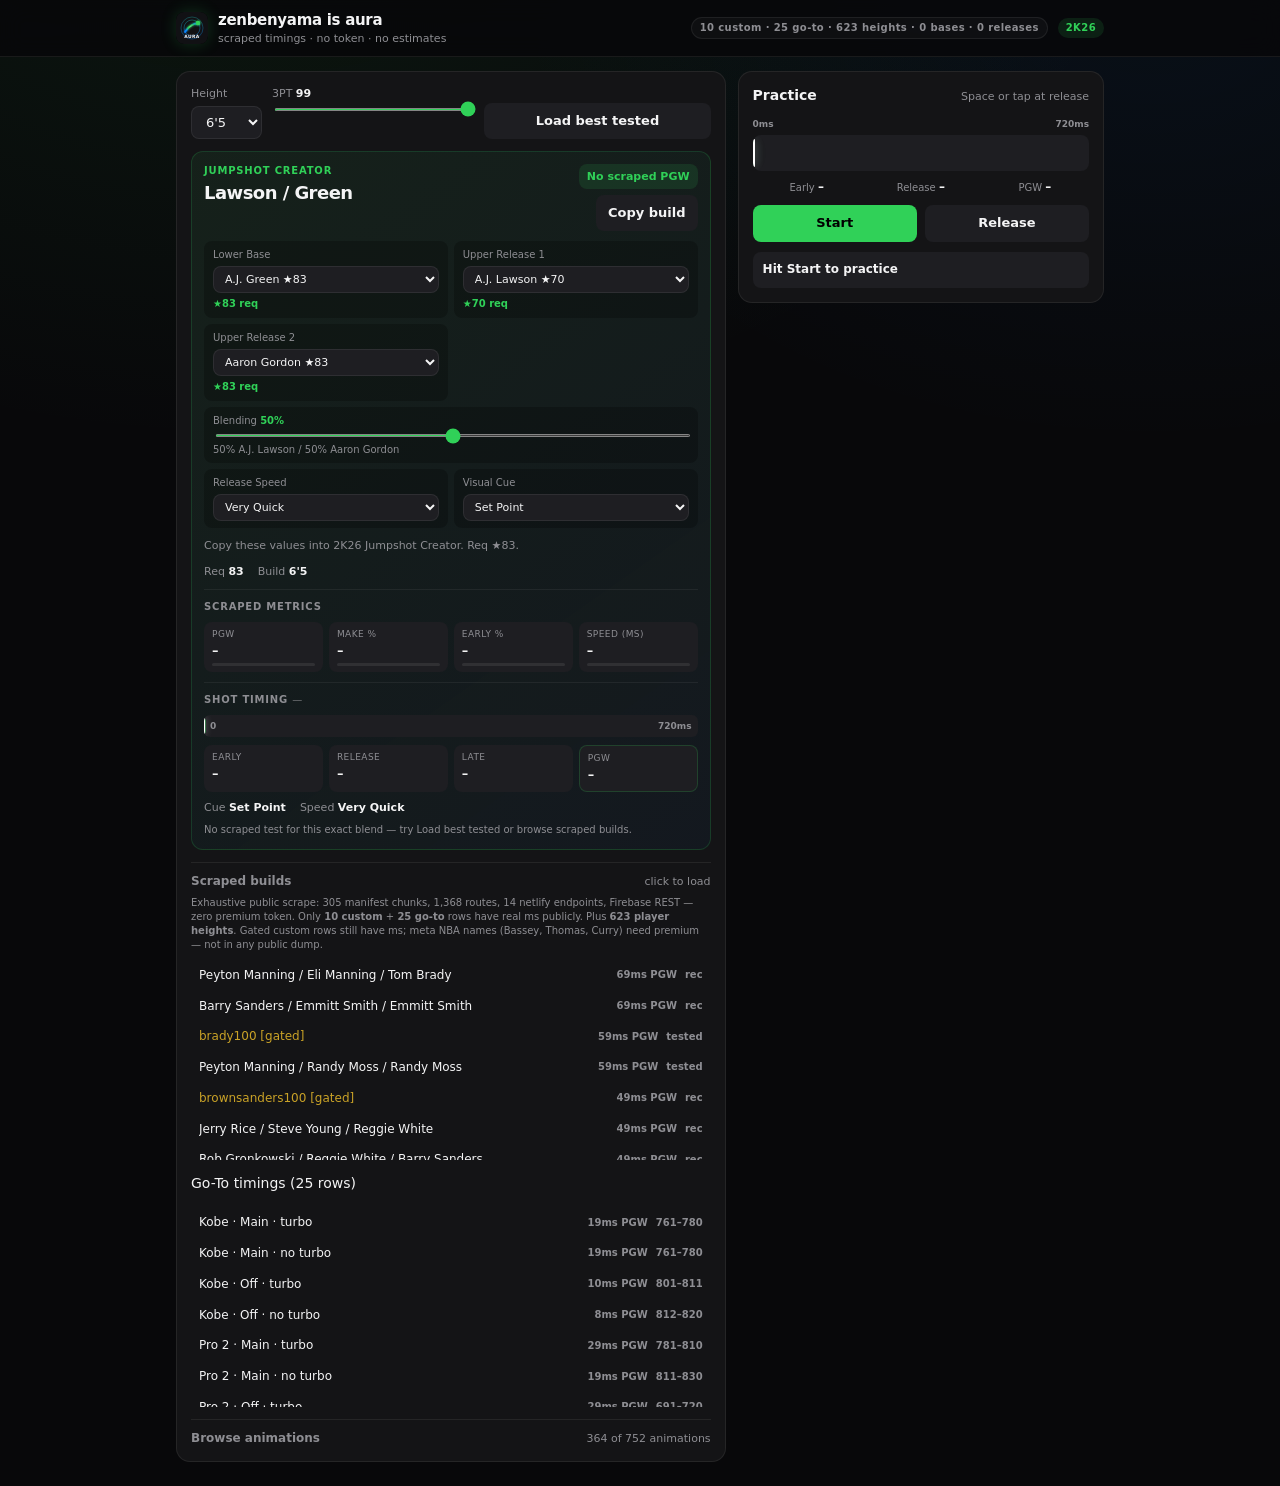
<file: index.html>
<!DOCTYPE html>
<html lang="en">
<head>
<meta charset="UTF-8" />
<meta name="viewport" content="width=device-width, initial-scale=1.0" />
<title>zenbenyama is aura</title>
<link rel="icon" href="icon.svg" type="image/svg+xml" />
<link rel="apple-touch-icon" href="icon.svg" />
<link rel="stylesheet" href="styles.css" />
</head>
<body>
<div class="app">
  <header class="header">
    <div class="header-inner">
      <img class="brand-icon" src="icon.svg" width="32" height="32" alt="" />
      <div class="brand-text">
        <h1 class="title">zenbenyama is aura</h1>
        <p class="tagline">scraped timings · no token · no estimates</p>
      </div>
      <span class="chip chip-scraped" id="scrapedBadge">–</span>
      <span class="chip chip-aura">2K26</span>
    </div>
  </header>

  <main class="layout">
    <section class="panel panel-hero">
      <div class="toolbar">
        <label class="ctl">
          <span>Height</span>
          <select id="heightFilter"></select>
        </label>
        <label class="ctl ctl-grow">
          <span>3PT <b id="ratingVal">99</b></span>
          <input type="range" id="ratingFilter" min="38" max="99" value="99" />
        </label>
        <button type="button" class="btn btn-ghost btn-compact" id="loadBestBtn" title="Load best scraped build for your height and 3PT">Load best tested</button>
      </div>

      <div class="hero" id="hero">
        <div class="hero-top">
          <div>
            <p class="eyebrow">Jumpshot Creator</p>
            <h2 id="recommendName">–</h2>
          </div>
          <div class="hero-actions">
            <div class="gw-badge" id="recommendGw">–</div>
            <button type="button" class="btn btn-ghost btn-compact" id="copyBuildBtn">Copy build</button>
          </div>
        </div>

        <div class="creator-grid">
          <label class="creator-cell">
            <span class="creator-label">Lower Base</span>
            <select id="pickBase"></select>
            <span class="part-req" id="rateBase">–</span>
          </label>
          <label class="creator-cell">
            <span class="creator-label">Upper Release 1</span>
            <select id="pickR1"></select>
            <span class="part-req" id="rateR1">–</span>
          </label>
          <label class="creator-cell">
            <span class="creator-label">Upper Release 2</span>
            <select id="pickR2"></select>
            <span class="part-req" id="rateR2">–</span>
          </label>
          <div class="creator-cell creator-blend">
            <span class="creator-label">Blending <b id="blendVal">–</b></span>
            <input type="range" id="pickBlend" min="0" max="100" value="50" />
            <span class="blend-hint" id="blendHint">–</span>
          </div>
          <label class="creator-cell">
            <span class="creator-label">Release Speed</span>
            <select id="pickSpeed"></select>
          </label>
          <label class="creator-cell">
            <span class="creator-label">Visual Cue</span>
            <select id="pickCue"></select>
          </label>
        </div>

        <p class="hero-note" id="recommendNote"></p>

        <div class="meta-row">
          <span>Req <b id="selRating">–</b></span>
          <span>Build <b id="selHeight">–</b></span>
        </div>

        <div class="detail-block">
          <h3 class="detail-title">Scraped Metrics</h3>
          <div class="stat-pills" id="statPills">
            <div class="pill" id="gradeHeight">
              <span>PGW</span>
              <div class="grade-row">
                <b class="grade-letter">–</b>
              </div>
              <div class="grade-bar"><div class="grade-bar-fill"></div></div>
            </div>
            <div class="pill" id="gradeImmunity">
              <span>Make %</span>
              <div class="grade-row">
                <b class="grade-letter">–</b>
              </div>
              <div class="grade-bar"><div class="grade-bar-fill"></div></div>
            </div>
            <div class="pill" id="gradeStability">
              <span>Early %</span>
              <div class="grade-row">
                <b class="grade-letter">–</b>
              </div>
              <div class="grade-bar"><div class="grade-bar-fill"></div></div>
            </div>
            <div class="pill" id="gradeSpeed">
              <span>Speed (ms)</span>
              <div class="grade-row">
                <b class="grade-letter">–</b>
              </div>
              <div class="grade-bar"><div class="grade-bar-fill"></div></div>
            </div>
          </div>
        </div>

        <div class="detail-block timing-detail">
          <h3 class="detail-title">Shot Timing <span class="detail-sub timing-source" id="timingSource">—</span></h3>
          <div class="shot-timeline" id="shotTimeline" aria-hidden="true">
            <div class="shot-timeline-track">
              <span class="tl-tick tl-tick-start">0</span>
              <span class="tl-tick tl-tick-end" id="tlTickEnd">720ms</span>
              <div class="shot-timeline-zone" id="heroTimelineZone"></div>
              <div class="shot-timeline-mark" id="heroTimelineMark"></div>
            </div>
          </div>
          <div class="timing-lab-grid">
            <div class="timing-cell">
              <span>Early</span>
              <b id="heroEarly">–</b>
            </div>
            <div class="timing-cell timing-cell-release">
              <span>Release</span>
              <b id="heroRelease">–</b>
            </div>
            <div class="timing-cell">
              <span>Late</span>
              <b id="heroLate">–</b>
            </div>
            <div class="timing-cell timing-cell-pgw">
              <span>PGW</span>
              <b id="heroWindow">–</b>
            </div>
          </div>
          <div class="timing-meta">
            <span>Cue <b id="heroCue">–</b></span>
            <span>Speed <b id="heroSpeed">–</b></span>
          </div>
          <p class="timing-note" id="timingNote">Adjust parts above — stats and timing update live.</p>
        </div>
      </div>

      <details class="browse scraped-browse" open>
        <summary>Scraped builds <span class="meta">click to load</span></summary>
        <p class="scraped-help">Exhaustive public scrape: 305 manifest chunks, 1,368 routes, 14 netlify endpoints, Firebase REST — zero premium token. Only <strong>10 custom</strong> + <strong>25 go-to</strong> rows have real ms publicly. Plus <strong>623 player heights</strong>. Gated custom rows still have ms; meta NBA names (Bassey, Thomas, Curry) need premium — not in any public dump.</p>
        <ul class="list scraped-list" id="scrapedBuilds"></ul>
        <p class="scraped-subhead">Go-To timings (25 rows)</p>
        <ul class="list scraped-list scraped-goto-list" id="scrapedGoTo"></ul>
      </details>

      <details class="browse">
        <summary>Browse animations <span class="meta" id="count">–</span></summary>
        <div class="assign-row">
          <span>Click jump shot to set:</span>
          <label class="assign-opt"><input type="radio" name="assignPart" value="base" checked /> Base</label>
          <label class="assign-opt"><input type="radio" name="assignPart" value="r1" /> Release 1</label>
          <label class="assign-opt"><input type="radio" name="assignPart" value="r2" /> Release 2</label>
        </div>
        <div class="browse-filters">
          <select id="typeFilter"><option value="all">All types</option></select>
          <div class="search">
            <input type="text" id="search" placeholder="Search..." autocomplete="off" />
            <button type="button" class="search-clear" id="searchClear" aria-label="Clear" hidden>&times;</button>
          </div>
        </div>
        <ul class="list" id="results"></ul>
      </details>
    </section>

    <section class="panel panel-trainer">
      <div class="trainer-head">
        <h2>Practice</h2>
        <p>Space or tap at release</p>
      </div>
      <div class="meter" id="meter">
        <div class="meter-scale">
          <span>0ms</span>
          <span id="meterScaleEnd">720ms</span>
        </div>
        <div class="meter-track">
          <div class="meter-fill" id="meterFill"></div>
          <div class="meter-zone" id="meterWindow"></div>
          <div class="meter-needle" id="meterCursor"></div>
        </div>
      </div>
      <div class="timing-mini">
        <span>Early <b id="gEarly">–</b></span>
        <span>Release <b id="gPoint">–</b></span>
        <span>PGW <b id="gWindow">–</b></span>
      </div>
      <div class="actions">
        <button type="button" class="btn btn-fill" id="startBtn">Start</button>
        <button type="button" class="btn btn-ghost" id="tapBtn">Release</button>
      </div>
      <div class="feedback" id="result">Hit Start to practice</div>
    </section>
  </main>

  <div class="toast" id="toast" role="status" hidden></div>
</div>
<script src="data.js"></script>
<script src="app.js"></script>
</body>
</html>
</file>
<file: styles.css>
:root {
  --bg: #08080a;
  --surface: #141416;
  --surface-2: #1e1e22;
  --line: rgba(255, 255, 255, 0.07);
  --text: #f4f4f5;
  --muted: #8e8e93;
  --green: #30d158;
  --green-dim: rgba(48, 209, 88, 0.12);
  --blue: #0a84ff;
  --font: system-ui, -apple-system, "Segoe UI", sans-serif;
  --r: 10px;
}

*, *::before, *::after { box-sizing: border-box; }
html { color-scheme: dark; }
body {
  margin: 0;
  font: 14px/1.4 var(--font);
  background: var(--bg);
  color: var(--text);
  -webkit-font-smoothing: antialiased;
}

.app {
  min-height: 100vh;
  background:
    radial-gradient(ellipse 70% 40% at 20% -10%, rgba(48, 209, 88, 0.08), transparent),
    radial-gradient(ellipse 50% 30% at 90% 0%, rgba(10, 132, 255, 0.06), transparent),
    var(--bg);
}

/* Header */
.header {
  border-bottom: 1px solid var(--line);
  background: rgba(8, 8, 10, 0.85);
  backdrop-filter: blur(12px);
  position: sticky;
  top: 0;
  z-index: 10;
}

.header-inner {
  max-width: 960px;
  margin: 0 auto;
  padding: 10px 16px;
  display: flex;
  align-items: center;
  gap: 10px;
}

.brand-icon {
  width: 32px;
  height: 32px;
  border-radius: 8px;
  box-shadow: 0 0 16px rgba(48, 209, 88, 0.2);
}

.brand-text { flex: 1; min-width: 0; }

.title {
  margin: 0;
  font-size: 15px;
  font-weight: 700;
  letter-spacing: -0.02em;
  text-transform: lowercase;
}

.tagline {
  margin: 0;
  font-size: 11px;
  color: var(--muted);
}

.chip-scraped {
  font-size: 9px;
  font-weight: 600;
  padding: 3px 7px;
  border-radius: 999px;
  color: var(--muted);
  border: 1px solid var(--line);
  background: rgba(255, 255, 255, 0.03);
  white-space: nowrap;
}

.chip {
  font-size: 10px;
  font-weight: 700;
  padding: 3px 8px;
  border-radius: 999px;
  letter-spacing: 0.04em;
}

.chip-aura {
  background: var(--green-dim);
  color: var(--green);
}

/* Layout */
.layout {
  max-width: 960px;
  margin: 0 auto;
  padding: 14px 16px 24px;
  display: grid;
  grid-template-columns: 1.2fr 0.8fr;
  gap: 12px;
  align-items: start;
}

@media (max-width: 760px) {
  .layout { grid-template-columns: 1fr; }
}

.panel {
  background: var(--surface);
  border: 1px solid var(--line);
  border-radius: 14px;
  padding: 14px;
}

/* Toolbar */
.toolbar {
  display: flex;
  gap: 10px;
  margin-bottom: 12px;
}

.ctl {
  display: flex;
  flex-direction: column;
  gap: 4px;
  font-size: 11px;
  color: var(--muted);
  min-width: 0;
}

.ctl-grow { flex: 1; }

.btn-compact {
  align-self: flex-end;
  flex: 0 0 auto;
  padding: 7px 10px;
  font-size: 11px;
  white-space: nowrap;
}

.ctl span b { color: var(--text); font-weight: 600; }

select, input[type="text"] {
  width: 100%;
  border: 1px solid var(--line);
  background: var(--surface-2);
  color: var(--text);
  border-radius: 8px;
  padding: 7px 10px;
  font: inherit;
  font-size: 13px;
}

select { cursor: pointer; }

input[type="range"] {
  width: 100%;
  height: 3px;
  accent-color: var(--green);
  cursor: pointer;
}

/* Hero build */
.hero {
  background: linear-gradient(145deg, rgba(48, 209, 88, 0.07), rgba(10, 132, 255, 0.04));
  border: 1px solid rgba(48, 209, 88, 0.18);
  border-radius: 12px;
  padding: 12px;
}

.hero.is-empty {
  border-color: var(--line);
  background: var(--surface-2);
  opacity: 0.85;
}

.hero-top {
  display: flex;
  justify-content: space-between;
  align-items: flex-start;
  gap: 10px;
  margin-bottom: 10px;
}

.hero-actions {
  display: flex;
  flex-direction: column;
  align-items: flex-end;
  gap: 6px;
}

.eyebrow {
  margin: 0 0 2px;
  font-size: 10px;
  font-weight: 600;
  text-transform: uppercase;
  letter-spacing: 0.08em;
  color: var(--green);
}

.hero h2 {
  margin: 0;
  font-size: 18px;
  font-weight: 700;
  letter-spacing: -0.03em;
}

.gw-badge {
  font-size: 11px;
  font-weight: 700;
  color: var(--green);
  background: var(--green-dim);
  padding: 5px 8px;
  border-radius: 8px;
  white-space: nowrap;
}

.creator-grid {
  display: grid;
  grid-template-columns: 1fr 1fr;
  gap: 6px;
}

.creator-cell {
  background: rgba(0, 0, 0, 0.25);
  border-radius: 8px;
  padding: 7px 9px;
  display: flex;
  flex-direction: column;
  gap: 4px;
  min-width: 0;
}

.creator-cell select {
  font-size: 11px;
  padding: 5px 7px;
}

.creator-label {
  display: block;
  font-size: 10px;
  color: var(--muted);
}

.creator-label b {
  color: var(--green);
  font-weight: 700;
}

.creator-blend {
  grid-column: span 2;
}

.blend-hint {
  font-size: 10px;
  color: var(--muted);
  line-height: 1.3;
  word-break: break-word;
}

.part-req {
  font-size: 10px;
  font-weight: 600;
  color: var(--green);
}

.hero-note {
  margin: 10px 0 0;
  font-size: 11px;
  color: var(--muted);
  line-height: 1.4;
}

.meta-row {
  display: flex;
  gap: 14px;
  margin-top: 10px;
  font-size: 11px;
  color: var(--muted);
}

.meta-row b { color: var(--text); font-weight: 600; }

.detail-block {
  margin-top: 10px;
  padding-top: 10px;
  border-top: 1px solid rgba(255, 255, 255, 0.06);
}

.detail-title {
  margin: 0 0 8px;
  font-size: 10px;
  font-weight: 700;
  text-transform: uppercase;
  letter-spacing: 0.08em;
  color: var(--muted);
}

.detail-sub {
  font-weight: 500;
  text-transform: none;
  letter-spacing: 0;
  opacity: 0.75;
}

.stat-pills {
  display: grid;
  grid-template-columns: repeat(4, 1fr);
  gap: 6px;
}

.pill {
  background: var(--surface-2);
  border-radius: 8px;
  padding: 6px 8px;
}

.pill span {
  display: block;
  font-size: 9px;
  color: var(--muted);
  text-transform: uppercase;
  letter-spacing: 0.05em;
}

.grade-row {
  display: flex;
  align-items: baseline;
  justify-content: space-between;
  gap: 4px;
  margin-top: 2px;
}

.pill .grade-letter {
  font-size: 15px;
  font-weight: 800;
  line-height: 1.2;
}

.pill .grade-letter.grade-value {
  font-size: 13px;
  font-weight: 700;
  color: var(--text);
  letter-spacing: -0.02em;
}

.grade-bar-fill.fill-live {
  background: linear-gradient(90deg, var(--green), #5fe09a);
}

.grade-pct {
  font-size: 10px;
  font-weight: 600;
  color: var(--muted);
}

.grade-bar {
  height: 3px;
  background: rgba(255, 255, 255, 0.08);
  border-radius: 2px;
  margin-top: 5px;
  overflow: hidden;
}

.grade-bar-fill {
  height: 100%;
  border-radius: 2px;
  background: var(--muted);
  transition: width 0.2s;
}

.grade-bar-fill.fill-a-plus,
.grade-bar-fill.fill-a,
.grade-bar-fill.fill-a-minus { background: var(--green); }
.grade-bar-fill.fill-b-plus,
.grade-bar-fill.fill-b { background: #5fe09a; }
.grade-bar-fill.fill-b-minus,
.grade-bar-fill.fill-c-plus { background: #ffd60a; }
.grade-bar-fill.fill-c,
.grade-bar-fill.fill-c-minus { background: #ff9f0a; }
.grade-bar-fill.fill-d-plus,
.grade-bar-fill.fill-d,
.grade-bar-fill.fill-f { background: #ff453a; }

.shot-timeline {
  margin-bottom: 8px;
}

.shot-timeline-track {
  position: relative;
  height: 22px;
  background: var(--surface-2);
  border-radius: 6px;
  overflow: hidden;
}

.tl-tick {
  position: absolute;
  top: 50%;
  transform: translateY(-50%);
  font-size: 9px;
  font-weight: 600;
  color: var(--muted);
  z-index: 3;
  pointer-events: none;
}

.tl-tick-start { left: 6px; }
.tl-tick-end { right: 6px; }

.shot-timeline-zone {
  position: absolute;
  top: 4px;
  bottom: 4px;
  background: var(--green-dim);
  border: 1px solid rgba(48, 209, 88, 0.35);
  border-radius: 4px;
  transition: left 0.2s, width 0.2s;
}

.shot-timeline-mark {
  position: absolute;
  top: 2px;
  bottom: 2px;
  width: 2px;
  margin-left: -1px;
  background: #fff;
  border-radius: 1px;
  box-shadow: 0 0 6px rgba(255, 255, 255, 0.5);
  transition: left 0.2s;
  z-index: 2;
}

.timing-lab-grid {
  display: grid;
  grid-template-columns: repeat(4, 1fr);
  gap: 6px;
}

.timing-cell-release b { color: var(--green); }
.timing-cell-pgw {
  background: rgba(48, 209, 88, 0.08);
  border: 1px solid rgba(48, 209, 88, 0.2);
}
.timing-cell-pgw b { color: var(--green); }

.timing-meta {
  display: flex;
  gap: 14px;
  margin-top: 8px;
  font-size: 11px;
  color: var(--muted);
}

.timing-meta b { color: var(--text); font-weight: 600; }

.timing-detail .timing-grid {
  display: grid;
  grid-template-columns: repeat(3, 1fr);
  gap: 6px;
}

.timing-cell {
  background: var(--surface-2);
  border-radius: 8px;
  padding: 6px 8px;
}

.timing-cell span {
  display: block;
  font-size: 9px;
  color: var(--muted);
  text-transform: uppercase;
  letter-spacing: 0.05em;
}

.timing-cell b {
  font-size: 13px;
  font-weight: 700;
  color: var(--text);
}

.timing-source.is-lab { color: var(--accent); }
.timing-source.is-missing { color: var(--muted); }

.lab-sync {
  margin-top: 0.75rem;
  padding: 0.75rem 1rem;
  border: 1px solid var(--border);
  border-radius: 10px;
  background: var(--surface-2);
  font-size: 0.82rem;
}
.lab-sync summary { cursor: pointer; font-weight: 600; }
.lab-sync-help { color: var(--muted); margin: 0.5rem 0; line-height: 1.45; }
.lab-sync-help code { font-size: 0.78rem; }
.lab-sync-status { margin: 0.35rem 0 0.5rem; }
.lab-sync-ok { color: var(--accent); }
.lab-sync-missing { color: var(--warn, #e8b84a); }

.scraped-browse { margin-top: 12px; border-top: 1px solid var(--line); padding-top: 10px; }
.scraped-help { margin: 6px 0 8px; font-size: 10px; color: var(--muted); line-height: 1.4; }
.scraped-list .scraped-row { cursor: pointer; }
.scraped-list .scraped-row.is-gated .nm { color: #c9a227; }
.scraped-list .scraped-row:hover { background: rgba(48, 209, 88, 0.06); }
.lab-token-label { display: flex; flex-direction: column; gap: 0.35rem; margin: 0.5rem 0; }
.lab-token-label input {
  width: 100%;
  padding: 0.45rem 0.6rem;
  border-radius: 8px;
  border: 1px solid var(--border);
  background: var(--surface);
  color: var(--text);
  font-size: 0.8rem;
}

.timing-note {
  margin: 8px 0 0;
  font-size: 10px;
  color: var(--muted);
  line-height: 1.4;
}

.grade-letter.grade-a-plus, .grade-letter.grade-a { color: var(--green); }
.grade-letter.grade-a-minus, .grade-letter.grade-b-plus { color: #5fe09a; }
.grade-letter.grade-b, .grade-letter.grade-b-minus { color: #ffd60a; }
.grade-letter.grade-c-plus, .grade-letter.grade-c, .grade-letter.grade-c-minus { color: #ff9f0a; }
.grade-letter.grade-d-plus, .grade-letter.grade-d, .grade-letter.grade-f { color: #ff453a; }
.grade-letter.grade-dash { color: var(--muted); }

/* Browse */
.browse {
  margin-top: 12px;
  border-top: 1px solid var(--line);
  padding-top: 10px;
}

.browse summary {
  cursor: pointer;
  font-size: 12px;
  font-weight: 600;
  color: var(--muted);
  list-style: none;
  display: flex;
  justify-content: space-between;
  align-items: center;
}

.browse summary::-webkit-details-marker { display: none; }

.assign-row {
  display: flex;
  flex-wrap: wrap;
  align-items: center;
  gap: 6px 10px;
  margin-top: 10px;
  font-size: 11px;
  color: var(--muted);
}

.assign-opt {
  display: inline-flex;
  align-items: center;
  gap: 4px;
  cursor: pointer;
  font-weight: 600;
  color: var(--text);
}

.assign-opt input { accent-color: var(--green); }

.browse-filters {
  display: grid;
  grid-template-columns: 1fr 1fr;
  gap: 8px;
  margin: 10px 0 8px;
}

.search { position: relative; }

.search input { padding-right: 28px; }

.search-clear {
  position: absolute;
  right: 4px;
  top: 50%;
  transform: translateY(-50%);
  border: 0;
  background: transparent;
  color: var(--muted);
  font-size: 16px;
  cursor: pointer;
  padding: 2px 6px;
}

.meta { font-size: 11px; color: var(--muted); font-weight: 500; }

.list {
  list-style: none;
  margin: 0;
  padding: 0;
  max-height: 200px;
  overflow: auto;
}

.list li {
  display: grid;
  grid-template-columns: 1fr auto auto;
  gap: 8px;
  align-items: center;
  padding: 7px 8px;
  border-radius: 8px;
  font-size: 12px;
  cursor: pointer;
}

.list li:hover { background: var(--surface-2); }
.list li.active { background: rgba(10, 132, 255, 0.12); }
.list li.best { background: var(--green-dim); }

.list .nm { font-weight: 500; overflow: hidden; text-overflow: ellipsis; white-space: nowrap; }
.list .tg, .list .rq { font-size: 10px; color: var(--muted); font-weight: 600; }
.list li.empty, .list li.more { grid-template-columns: 1fr; text-align: center; cursor: default; color: var(--muted); }

.best-tag {
  margin-left: 4px;
  font-size: 9px;
  font-weight: 700;
  color: var(--green);
  text-transform: uppercase;
}

.badge-type-jump_shot { color: #64b5ff; }
.badge-type-go_to { color: #ff9f0a; }
.badge-type-dribble_pullup { color: #bf5af2; }
.badge-type-post_fade { color: #ffd60a; }

/* Trainer */
.trainer-head {
  display: flex;
  justify-content: space-between;
  align-items: baseline;
  margin-bottom: 12px;
}

.trainer-head h2 {
  margin: 0;
  font-size: 14px;
  font-weight: 700;
}

.trainer-head p {
  margin: 0;
  font-size: 11px;
  color: var(--muted);
}

.meter-scale {
  display: flex;
  justify-content: space-between;
  font-size: 9px;
  font-weight: 600;
  color: var(--muted);
  margin-bottom: 4px;
}

.meter-track {
  position: relative;
  height: 36px;
  background: var(--surface-2);
  border-radius: 8px;
  overflow: hidden;
  cursor: pointer;
}

.meter-fill {
  position: absolute;
  top: 0;
  bottom: 0;
  left: 0;
  width: 0%;
  background: linear-gradient(90deg, rgba(10, 132, 255, 0.25), rgba(48, 209, 88, 0.2));
  transition: width 0.05s linear;
  pointer-events: none;
}

.meter-zone {
  position: absolute;
  top: 6px;
  bottom: 6px;
  background: rgba(48, 209, 88, 0.28);
  border: 1px solid rgba(48, 209, 88, 0.55);
  border-radius: 4px;
  box-shadow: 0 0 12px rgba(48, 209, 88, 0.2);
  transition: left 0.2s, width 0.2s;
  z-index: 1;
}

.meter-needle {
  position: absolute;
  top: 4px;
  bottom: 4px;
  width: 2px;
  background: #fff;
  border-radius: 1px;
  box-shadow: 0 0 8px rgba(255, 255, 255, 0.4);
  z-index: 2;
}

.meter.running .meter-needle { box-shadow: 0 0 10px var(--green); }

.timing-mini {
  display: grid;
  grid-template-columns: repeat(3, 1fr);
  gap: 6px;
  margin-top: 8px;
  font-size: 10px;
  color: var(--muted);
  text-align: center;
}

.timing-mini b { color: var(--text); font-weight: 600; font-size: 12px; }

.actions {
  display: flex;
  gap: 8px;
  margin-top: 10px;
}

.btn {
  flex: 1;
  border: 0;
  border-radius: 8px;
  padding: 9px 12px;
  font: inherit;
  font-size: 13px;
  font-weight: 600;
  cursor: pointer;
}

.btn-fill { background: var(--green); color: #000; }
.btn-fill:hover { filter: brightness(1.05); }
.btn-ghost { background: var(--surface-2); color: var(--text); }
.btn-ghost:hover { background: #2a2a2e; }

.feedback {
  margin-top: 10px;
  padding: 8px 10px;
  border-radius: 8px;
  font-size: 12px;
  font-weight: 600;
  background: var(--surface-2);
  min-height: 36px;
  display: flex;
  align-items: center;
}

.feedback.is-green { background: var(--green-dim); color: var(--green); }
.feedback.is-warn { background: rgba(255, 214, 10, 0.1); color: #ffd60a; }
.feedback.is-bad { background: rgba(255, 69, 58, 0.1); color: #ff453a; }
.feedback.is-info { color: var(--muted); font-weight: 500; }

.toast {
  position: fixed;
  bottom: 16px;
  left: 50%;
  transform: translateX(-50%);
  padding: 10px 14px;
  border-radius: 10px;
  background: var(--surface-2);
  border: 1px solid var(--line);
  font-size: 13px;
  opacity: 0;
  pointer-events: none;
  transition: opacity 0.25s;
  z-index: 100;
}

.toast.show { opacity: 1; }

@media (max-width: 760px) {
  .stat-pills { grid-template-columns: repeat(2, 1fr); }
  .creator-grid { grid-template-columns: 1fr; }
  .creator-blend { grid-column: span 1; }
  .timing-lab-grid { grid-template-columns: repeat(2, 1fr); }
  .timing-detail .timing-grid { grid-template-columns: 1fr; }
  .browse-filters { grid-template-columns: 1fr; }
  .toolbar { flex-wrap: wrap; }
  .btn-compact { align-self: auto; width: 100%; }
}
</file>
